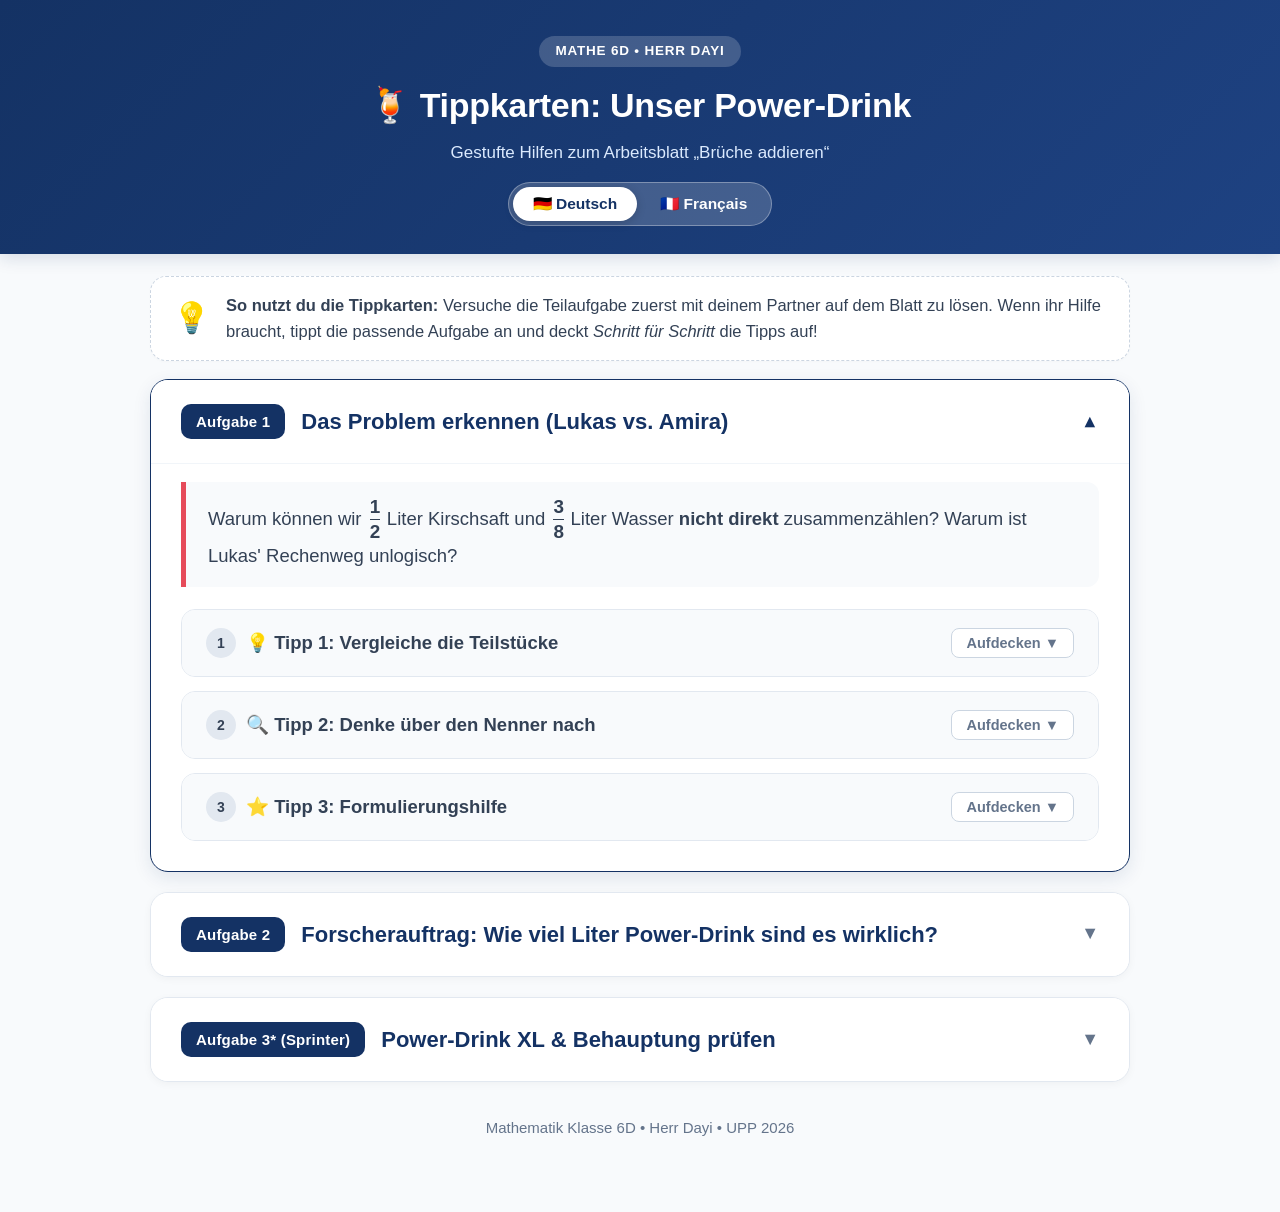
<file: index.html>
<!DOCTYPE html>
<html lang="de">
<head>
  <meta charset="UTF-8">
  <meta name="viewport" content="width=device-width, initial-scale=1.0">
  <title>Tippkarten / Fiches d'aide: Unser Power-Drink (6D)</title>
  <link rel="stylesheet" href="style.css?v=3">
</head>
<body class="lang-de">

  <!-- App Header mit Sprachumschalter -->
  <header class="app-header">
    <div class="header-inner">
      <span class="badge-tag">Mathe 6D &bull; Herr Dayi</span>
      
      <h1 class="lang-de">🍹 Tippkarten: Unser Power-Drink</h1>
      <h1 class="lang-fr">🍹 Fiches d'aide : Notre boisson énergisante</h1>
      
      <p class="header-subtitle lang-de">Gestufte Hilfen zum Arbeitsblatt &bdquo;Brüche addieren&ldquo;</p>
      <p class="header-subtitle lang-fr">Aides graduées pour la fiche &laquo;&thinsp;Additionner des fractions&thinsp;&raquo;</p>

      <!-- Sprachumschalter Button -->
      <div class="lang-toggle-wrap">
        <div class="lang-switch" role="group" aria-label="Sprachauswahl">
          <button class="lang-btn active" data-lang="de" title="Auf Deutsch anzeigen">🇩🇪 Deutsch</button>
          <button class="lang-btn" data-lang="fr" title="Afficher en français">🇫🇷 Français</button>
        </div>
      </div>
    </div>
  </header>

  <!-- Infoleiste -->
  <div class="info-banner">
    <div class="info-icon">💡</div>
    <div class="info-text lang-de">
      <strong>So nutzt du die Tippkarten:</strong> Versuche die Teilaufgabe zuerst mit deinem Partner auf dem Blatt zu lösen. Wenn ihr Hilfe braucht, tippt die passende Aufgabe an und deckt <em>Schritt für Schritt</em> die Tipps auf!
    </div>
    <div class="info-text lang-fr">
      <strong>Comment utiliser les fiches d'aide :</strong> Essaie d'abord de résoudre la question avec ton binôme sur la feuille. Si vous avez besoin d'aide, clique sur l'activité correspondante et découvre les indices <em>étape par étape</em> !
    </div>
  </div>

  <!-- Hauptbereich: Gestufte Hilfen -->
  <main class="container">

    <!-- AUFGABE 1 / ACTIVITÉ 1 -->
    <article class="task-card open" id="task-1">
      <div class="task-header">
        <div class="task-badge">
          <span class="lang-de">Aufgabe 1</span>
          <span class="lang-fr">Activité 1</span>
        </div>
        <h2 class="task-title">
          <span class="lang-de">Das Problem erkennen (Lukas vs. Amira)</span>
          <span class="lang-fr">Comprendre le problème (Lukas contre Amira)</span>
        </h2>
        <span class="task-arrow">▼</span>
      </div>
      <div class="task-body">
        <div class="task-question">
          <span class="lang-de">
            Warum können wir <span class="frac"><span class="num">1</span><span class="den">2</span></span>&thinsp;Liter Kirschsaft und <span class="frac"><span class="num">3</span><span class="den">8</span></span>&thinsp;Liter Wasser <strong>nicht direkt</strong> zusammenzählen? Warum ist Lukas' Rechenweg unlogisch?
          </span>
          <span class="lang-fr">
            Pourquoi ne pouvons-nous pas additionner <strong>directement</strong> <span class="frac"><span class="num">1</span><span class="den">2</span></span>&thinsp;litre de jus de cerise et <span class="frac"><span class="num">3</span><span class="den">8</span></span>&thinsp;litre d'eau ? Pourquoi le calcul de Lukas n'a-t-il pas de sens ?
          </span>
        </div>

        <div class="hint-list">
          <!-- Stufe 1 -->
          <div class="hint-item step-1">
            <button class="hint-btn">
              <span class="hint-label">
                <span class="step-num">1</span>
                <span class="lang-de">💡 Tipp 1: Vergleiche die Teilstücke</span>
                <span class="lang-fr">💡 Indice 1 : Compare les morceaux</span>
              </span>
              <span class="hint-state">Aufdecken ▼</span>
            </button>
            <div class="hint-box">
              <div class="lang-de">
                <p>Schaut euch die beiden Streifen an.</p>
                <ul>
                  <li>Wie viele gleich große Teile bilden den Kirschsaft?</li>
                  <li>Wie viele gleich große Teile bilden das Wasser?</li>
                  <li>Vergleicht <strong>ein halbes Stück</strong> mit <strong>einem Achtelstück</strong>.</li>
                </ul>
                <div class="hint-impuls">
                  👉 <strong>Sind die Teilstücke gleich groß? Was fällt euch auf?</strong>
                </div>
              </div>
              <div class="lang-fr">
                <p>Regardez les deux bandes.</p>
                <ul>
                  <li>Combien de parts égales forment le jus de cerise ?</li>
                  <li>Combien de parts égales forment l'eau ?</li>
                  <li>Comparez <strong>un demi-morceau</strong> avec <strong>un huitième de morceau</strong>.</li>
                </ul>
                <div class="hint-impuls">
                  👉 <strong>Les morceaux sont-ils de la même taille ? Que remarquez-vous ?</strong>
                </div>
              </div>
            </div>
          </div>

          <!-- Stufe 2 -->
          <div class="hint-item step-2">
            <button class="hint-btn">
              <span class="hint-label">
                <span class="step-num">2</span>
                <span class="lang-de">🔍 Tipp 2: Denke über den Nenner nach</span>
                <span class="lang-fr">🔍 Indice 2 : Réfléchis au dénominateur</span>
              </span>
              <span class="hint-state">Aufdecken ▼</span>
            </button>
            <div class="hint-box">
              <div class="lang-de">
                <p>Schaut auf die Zahlen <strong>2</strong> und <strong>8</strong>.</p>
                <ul>
                  <li>Was zeigt die Zahl unten (Nenner) im Bruch?</li>
                  <li>Welche Teilstücke sind größer: <strong>Hälften</strong> oder <strong>Achtel</strong>?</li>
                  <li>Warum kann man diese unterschiedlich großen Teilstücke nicht einfach als gleichartige Stücke zählen?</li>
                </ul>
                <div class="hint-impuls">
                  👉 <strong>Erklärt:</strong> Was ist das Problem bei Lukas' Rechnung <span class="frac"><span class="num">1</span><span class="den">2</span></span> + <span class="frac"><span class="num">3</span><span class="den">8</span></span> = <span class="frac"><span class="num">4</span><span class="den">10</span></span>?
                </div>
              </div>
              <div class="lang-fr">
                <p>Regardez les nombres <strong>2</strong> et <strong>8</strong>.</p>
                <ul>
                  <li>Que montre le nombre du bas (dénominateur) dans la fraction ?</li>
                  <li>Quels morceaux sont les plus grands : les <strong>demis</strong> ou les <strong>huitièmes</strong> ?</li>
                  <li>Pourquoi ne peut-on pas simplement compter ces morceaux de tailles différentes ensemble ?</li>
                </ul>
                <div class="hint-impuls">
                  👉 <strong>Expliquez :</strong> Quel est le problème dans le calcul de Lukas <span class="frac"><span class="num">1</span><span class="den">2</span></span> + <span class="frac"><span class="num">3</span><span class="den">8</span></span> = <span class="frac"><span class="num">4</span><span class="den">10</span></span> ?
                </div>
              </div>
            </div>
          </div>

          <!-- Stufe 3 -->
          <div class="hint-item step-3">
            <button class="hint-btn">
              <span class="hint-label">
                <span class="step-num">3</span>
                <span class="lang-de">⭐ Tipp 3: Formulierungshilfe</span>
                <span class="lang-fr">⭐ Indice 3 : Aide à la formulation</span>
              </span>
              <span class="hint-state">Aufdecken ▼</span>
            </button>
            <div class="hint-box">
              <div class="lang-de">
                <p>Beginnt eure Erklärung zum Beispiel so:</p>
                <ul>
                  <li><em>„Man kann <span class="frac"><span class="num">1</span><span class="den">2</span></span> und <span class="frac"><span class="num">3</span><span class="den">8</span></span> nicht direkt addieren, weil die Teilstücke …“</em></li>
                  <li><em>„Eine Hälfte und ein Achtel sind nicht gleich groß, deshalb …“</em></li>
                  <li><em>„Lukas' Rechnung ist nicht richtig, weil der Nenner …“</em></li>
                </ul>
                <div class="hint-impuls">
                  👉 Ergänzt die Sätze <strong>mit euren eigenen Worten</strong>.
                </div>
              </div>
              <div class="lang-fr">
                <p>Commencez votre explication par exemple ainsi :</p>
                <ul>
                  <li><em>« On ne peut pas additionner directement <span class="frac"><span class="num">1</span><span class="den">2</span></span> et <span class="frac"><span class="num">3</span><span class="den">8</span></span>, parce que les morceaux … »</em></li>
                  <li><em>« Un demi et un huitième n'ont pas la même taille, c'est pourquoi … »</em></li>
                  <li><em>« Le calcul de Lukas n'est pas correct, parce que le dénominateur … »</em></li>
                </ul>
                <div class="hint-impuls">
                  👉 Complétez les phrases <strong>avec vos propres mots</strong>.
                </div>
              </div>
            </div>
          </div>
        </div>
      </div>
    </article>

    <!-- AUFGABE 2 / ACTIVITÉ 2 -->
    <article class="task-card" id="task-2">
      <div class="task-header">
        <div class="task-badge">
          <span class="lang-de">Aufgabe 2</span>
          <span class="lang-fr">Activité 2</span>
        </div>
        <h2 class="task-title">
          <span class="lang-de">Forscherauftrag: Wie viel Liter Power-Drink sind es wirklich?</span>
          <span class="lang-fr">Mission de recherche : Combien de litres y a-t-il vraiment ?</span>
        </h2>
        <span class="task-arrow">▼</span>
      </div>
      <div class="task-body">
        <div class="task-question">
          <span class="lang-de">
            Findet mithilfe der Schablone heraus, wie ihr die beiden Mengen exakt zusammenzählen könnt. Dokumentiert euren Weg auf dem Wissensspeicher und beantwortet die Forscherfrage: <em>„Wie viel Liter ist in dem Krug?“</em>
          </span>
          <span class="lang-fr">
            À l'aide de la bande, trouvez comment additionner exactement les deux quantités. Notez votre démarche sur la fiche mémo et répondez à la question : <em>« Combien de litres y a-t-il dans le pichet ? »</em>
          </span>
        </div>

        <div class="hint-list">
          <!-- Stufe 1 -->
          <div class="hint-item step-1">
            <button class="hint-btn">
              <span class="hint-label">
                <span class="step-num">1</span>
                <span class="lang-de">💡 Tipp 1: Verfeinere die Einteilung</span>
                <span class="lang-fr">💡 Indice 1 : Affine le partage</span>
              </span>
              <span class="hint-state">Aufdecken ▼</span>
            </button>
            <div class="hint-box">
              <div class="lang-de">
                <p>Legt die transparente Schablone auf den roten Streifen.</p>
                <ul>
                  <li>In wie viele kleinere Stücke wird <strong>eine Hälfte</strong> geteilt?</li>
                  <li>Wie viele gleich große Teile hat der <strong>ganze Streifen</strong> danach?</li>
                </ul>
                <div class="hint-impuls">
                  👉 Zeichnet die neue Einteilung in euren Wissensspeicher ein.
                </div>
                <div class="hint-merke">
                  <strong>Merke:</strong> Jetzt habt ihr für beide Zutaten <strong>gleich große Teilstücke</strong>.
                </div>
              </div>
              <div class="lang-fr">
                <p>Posez le pochoir transparent sur la bande rouge.</p>
                <ul>
                  <li>En combien de morceaux plus petits <strong>un demi</strong> est-il partagé ?</li>
                  <li>Combien de parts égales la <strong>bande entière</strong> a-t-elle ensuite ?</li>
                </ul>
                <div class="hint-impuls">
                  👉 Dessinez le nouveau partage sur votre fiche mémo.
                </div>
                <div class="hint-merke">
                  <strong>À retenir :</strong> Vous avez maintenant des <strong>morceaux de même taille</strong> pour les deux ingrédients.
                </div>
              </div>
            </div>
          </div>

          <!-- Stufe 2 -->
          <div class="hint-item step-2">
            <button class="hint-btn">
              <span class="hint-label">
                <span class="step-num">2</span>
                <span class="lang-de">🔍 Tipp 2: Übertrage die Handlung in eine Rechnung</span>
                <span class="lang-fr">🔍 Indice 2 : Traduis l'action en calcul</span>
              </span>
              <span class="hint-state">Aufdecken ▼</span>
            </button>
            <div class="hint-box">
              <div class="lang-de">
                <p>Ihr habt gesehen:</p>
                <div class="math-highlight">
                  <span class="frac"><span class="num">1</span><span class="den">2</span></span> = <span class="frac"><span class="num">&square;</span><span class="den">8</span></span>
                </div>
                <p>Überlegt:</p>
                <ul>
                  <li>Von <strong>2</strong> auf <strong>8</strong> – mit welcher Zahl wurde der Nenner verändert?</li>
                  <li>Was müsst ihr dann mit dem Zähler machen?</li>
                </ul>
                <div class="hint-impuls">
                  👉 <strong>Ergänzt:</strong><br>
                  <div class="math-highlight" style="margin-top:8px;">
                    <span class="frac"><span class="num">1</span><span class="den">2</span></span> = 
                    <span class="frac"><span class="num">1 &middot; &square;</span><span class="den">2 &middot; &square;</span></span> = 
                    <span class="frac"><span class="num">&square;</span><span class="den">8</span></span>
                  </div>
                </div>
              </div>
              <div class="lang-fr">
                <p>Vous avez vu :</p>
                <div class="math-highlight">
                  <span class="frac"><span class="num">1</span><span class="den">2</span></span> = <span class="frac"><span class="num">&square;</span><span class="den">8</span></span>
                </div>
                <p>Réfléchissez :</p>
                <ul>
                  <li>De <strong>2</strong> à <strong>8</strong> – par quel nombre a-t-on multiplié le dénominateur ?</li>
                  <li>Que devez-vous faire ensuite avec le numérateur ?</li>
                </ul>
                <div class="hint-impuls">
                  👉 <strong>Complétez :</strong><br>
                  <div class="math-highlight" style="margin-top:8px;">
                    <span class="frac"><span class="num">1</span><span class="den">2</span></span> = 
                    <span class="frac"><span class="num">1 &middot; &square;</span><span class="den">2 &middot; &square;</span></span> = 
                    <span class="frac"><span class="num">&square;</span><span class="den">8</span></span>
                  </div>
                </div>
              </div>
            </div>
          </div>

          <!-- Stufe 3 -->
          <div class="hint-item step-3">
            <button class="hint-btn">
              <span class="hint-label">
                <span class="step-num">3</span>
                <span class="lang-de">⭐ Tipp 3: Jetzt könnt ihr addieren</span>
                <span class="lang-fr">⭐ Indice 3 : Maintenant tu peux additionner</span>
              </span>
              <span class="hint-state">Aufdecken ▼</span>
            </button>
            <div class="hint-box">
              <div class="lang-de">
                <p>Beide Brüche haben jetzt <strong>gleich große Teilstücke</strong>.</p>
                <div class="math-highlight">
                  <span class="frac"><span class="num">&square;</span><span class="den">8</span></span> + 
                  <span class="frac"><span class="num">3</span><span class="den">8</span></span> = 
                  <span class="frac"><span class="num">&square; + 3</span><span class="den">8</span></span> = 
                  <span class="frac"><span class="num">&square;</span><span class="den">8</span></span>
                </div>
                <div class="hint-impuls">
                  👉 Was verändert sich beim Addieren?<br>
                  👉 Was bleibt gleich?<br><br>
                  Vergleicht anschließend euer Ergebnis mit 
                  <span class="math-highlight" style="margin:4px 0; padding:4px 10px;">
                    <span class="frac"><span class="num">8</span><span class="den">8</span></span> = 1 Liter
                  </span>.
                </div>
                <div class="hint-notfall">
                  <strong>Notfallhilfe:</strong> Bei gleichnamigen Brüchen werden die <strong>Zähler addiert</strong>. Der <strong>Nenner bleibt gleich</strong>, weil die Größe der Teilstücke gleich bleibt.
                </div>
              </div>
              <div class="lang-fr">
                <p>Les deux fractions ont maintenant des <strong>morceaux de même taille</strong>.</p>
                <div class="math-highlight">
                  <span class="frac"><span class="num">&square;</span><span class="den">8</span></span> + 
                  <span class="frac"><span class="num">3</span><span class="den">8</span></span> = 
                  <span class="frac"><span class="num">&square; + 3</span><span class="den">8</span></span> = 
                  <span class="frac"><span class="num">&square;</span><span class="den">8</span></span>
                </div>
                <div class="hint-impuls">
                  👉 Qu'est-ce qui change lors de l'addition ?<br>
                  👉 Qu'est-ce qui reste pareil ?<br><br>
                  Comparez ensuite votre résultat avec 
                  <span class="math-highlight" style="margin:4px 0; padding:4px 10px;">
                    <span class="frac"><span class="num">8</span><span class="den">8</span></span> = 1 litre
                  </span>.
                </div>
                <div class="hint-notfall">
                  <strong>Coup de pouce :</strong> Pour les fractions de même dénominateur, on <strong>additionne les numérateurs</strong>. Le <strong>dénominateur reste le même</strong>, car la taille des morceaux ne change pas.
                </div>
              </div>
            </div>
          </div>
        </div>
      </div>
    </article>

    <!-- AUFGABE 3* (SPRINTER) / ACTIVITÉ 3* (BONUS) -->
    <article class="task-card" id="task-3-sprinter">
      <div class="task-header">
        <div class="task-badge">
          <span class="lang-de">Aufgabe 3* (Sprinter)</span>
          <span class="lang-fr">Activité 3* (Bonus)</span>
        </div>
        <h2 class="task-title">
          <span class="lang-de">Power-Drink XL &amp; Behauptung prüfen</span>
          <span class="lang-fr">Boisson XL &amp; vérifier l'affirmation</span>
        </h2>
        <span class="task-arrow">▼</span>
      </div>
      <div class="task-body">
        <div class="task-question">
          <span class="lang-de">
            Passt der Power-Drink XL (<span class="frac"><span class="num">1</span><span class="den">2</span></span> + <span class="frac"><span class="num">3</span><span class="den">8</span></span> + <span class="frac"><span class="num">1</span><span class="den">4</span></span> Liter) in den 1-Liter-Krug? Hat Lukas mit seiner Behauptung recht?
          </span>
          <span class="lang-fr">
            La boisson énergisante XL (<span class="frac"><span class="num">1</span><span class="den">2</span></span> + <span class="frac"><span class="num">3</span><span class="den">8</span></span> + <span class="frac"><span class="num">1</span><span class="den">4</span></span> litre) rentre-t-elle dans le pichet de 1 litre ? Lukas a-t-il raison ?
          </span>
        </div>

        <div class="hint-list">
          <!-- Stufe 1 -->
          <div class="hint-item step-1">
            <button class="hint-btn">
              <span class="hint-label">
                <span class="step-num">1</span>
                <span class="lang-de">💡 Tipp 1: Finde einen gemeinsamen Nenner</span>
                <span class="lang-fr">💡 Indice 1 : Trouve un dénominateur commun</span>
              </span>
              <span class="hint-state">Aufdecken ▼</span>
            </button>
            <div class="hint-box">
              <div class="lang-de">
                <p>Die Nenner sind:</p>
                <div class="math-highlight">2, &emsp; 8, &emsp; 4</div>
                <div class="hint-impuls">
                  👉 <strong>Welche Zahl eignet sich als gemeinsamer Nenner für alle drei Brüche?</strong>
                </div>
              </div>
              <div class="lang-fr">
                <p>Les dénominateurs sont :</p>
                <div class="math-highlight">2, &emsp; 8, &emsp; 4</div>
                <div class="hint-impuls">
                  👉 <strong>Quel nombre convient comme dénominateur commun pour les trois fractions ?</strong>
                </div>
              </div>
            </div>
          </div>

          <!-- Stufe 2 -->
          <div class="hint-item step-2">
            <button class="hint-btn">
              <span class="hint-label">
                <span class="step-num">2</span>
                <span class="lang-de">🔍 Tipp 2: Rechne mit Achteln</span>
                <span class="lang-fr">🔍 Indice 2 : Calcule en huitièmes</span>
              </span>
              <span class="hint-state">Aufdecken ▼</span>
            </button>
            <div class="hint-box">
              <div class="lang-de">
                <p>Bringe alle drei Brüche auf Achtel und addiere anschließend:</p>
                <div class="math-highlight">
                  <span class="frac"><span class="num">&square;</span><span class="den">8</span></span> + 
                  <span class="frac"><span class="num">3</span><span class="den">8</span></span> + 
                  <span class="frac"><span class="num">&square;</span><span class="den">8</span></span> = 
                  <span class="frac"><span class="num">&square;</span><span class="den">8</span></span>
                </div>
                <div class="hint-impuls">
                  👉 Vergleiche die Anzahl der Achtel mit 
                  <span class="math-highlight" style="margin:4px 0; padding:4px 10px;">
                    <span class="frac"><span class="num">8</span><span class="den">8</span></span> = 1
                  </span>.
                </div>
              </div>
              <div class="lang-fr">
                <p>Mets les trois fractions sur huitièmes, puis additionne :</p>
                <div class="math-highlight">
                  <span class="frac"><span class="num">&square;</span><span class="den">8</span></span> + 
                  <span class="frac"><span class="num">3</span><span class="den">8</span></span> + 
                  <span class="frac"><span class="num">&square;</span><span class="den">8</span></span> = 
                  <span class="frac"><span class="num">&square;</span><span class="den">8</span></span>
                </div>
                <div class="hint-impuls">
                  👉 Compare le nombre de huitièmes avec 
                  <span class="math-highlight" style="margin:4px 0; padding:4px 10px;">
                    <span class="frac"><span class="num">8</span><span class="den">8</span></span> = 1
                  </span>.
                </div>
              </div>
            </div>
          </div>

          <!-- Stufe 3 -->
          <div class="hint-item step-3">
            <button class="hint-btn">
              <span class="hint-label">
                <span class="step-num">3</span>
                <span class="lang-de">⭐ Tipp 3: Prüfe Lukas' Behauptung</span>
                <span class="lang-fr">⭐ Indice 3 : Vérifie l'affirmation de Lukas</span>
              </span>
              <span class="hint-state">Aufdecken ▼</span>
            </button>
            <div class="hint-box">
              <div class="lang-de">
                <p>Lukas behauptet, die Summe sei <strong>immer größer als 1</strong>.</p>
                <p>Du musst nicht alle Fälle untersuchen.</p>
                <div class="hint-impuls">
                  👉 Suche <strong>einen einzigen Fall</strong>, bei dem die Summe <strong>höchstens 1</strong> ist.
                </div>
                <p style="margin-top:10px;">Überlege dazu:</p>
                <p><strong>Welche positiven Zähler machen die drei Brüche möglichst klein?</strong></p>
                <p style="margin-top:6px; color:#475569;"><em>Schreibe anschließend die drei Brüche auf und rechne nach.</em></p>
              </div>
              <div class="lang-fr">
                <p>Lukas affirme que la somme est <strong>toujours supérieure à 1</strong>.</p>
                <p>Tu n'as pas besoin d'examiner tous les cas.</p>
                <div class="hint-impuls">
                  👉 Trouve <strong>un seul cas</strong> où la somme est <strong>au maximum 1</strong> (&le; 1).
                </div>
                <p style="margin-top:10px;">Réfléchis :</p>
                <p><strong>Quels numérateurs positifs rendent les trois fractions aussi petites que possible ?</strong></p>
                <p style="margin-top:6px; color:#475569;"><em>Écris ensuite les trois fractions et calcule.</em></p>
              </div>
            </div>
          </div>
        </div>
      </div>
    </article>

  </main>

  <!-- Footer -->
  <footer class="app-footer">
    <div>Mathematik Klasse 6D &bull; Herr Dayi &bull; UPP 2026</div>
  </footer>

  <script src="app.js"></script>
</body>
</html>
</file>
<file: style.css>
/* ==========================================================================
   Tippkarten: Unser Power-Drink (Klasse 6D)
   iPad- & Tablet-optimierte, barrierefreie & kognitiv reduzierte Gestaltung
   ========================================================================== */

:root {
  --primary: #143264;
  --primary-light: #eef4fc;
  --primary-hover: #1e4282;
  --accent-red: #e64b5a;
  --accent-blue: #3b9ee0;
  
  --step1-bg: #fffbeb;
  --step1-border: #fde68a;
  --step1-color: #b45309;

  --step2-bg: #eff6ff;
  --step2-border: #bfdbfe;
  --step2-color: #1d4ed8;

  --step3-bg: #ecfdf5;
  --step3-border: #a7f3d0;
  --step3-color: #047857;

  --bg: #f8fafc;
  --card-bg: #ffffff;
  --text-main: #1e293b;
  --text-muted: #64748b;
  --border: #e2e8f0;
  --radius: 16px;
}

* {
  box-sizing: border-box;
  margin: 0;
  padding: 0;
  -webkit-tap-highlight-color: transparent;
}

body {
  font-family: -apple-system, BlinkMacSystemFont, "Segoe UI", Roboto, Helvetica, Arial, sans-serif;
  background-color: var(--bg);
  color: var(--text-main);
  line-height: 1.55;
  font-size: 16.5px;
  padding-bottom: 48px;
  -webkit-font-smoothing: antialiased;
}

/* --- Header --- */
.app-header {
  background: linear-gradient(135deg, #143264 0%, #1e4282 100%);
  color: #ffffff;
  padding: 24px 20px 22px;
  text-align: center;
  box-shadow: 0 4px 16px rgba(20, 50, 100, 0.15);
}

.header-inner {
  max-width: 740px;
  margin: 0 auto;
}

.badge-tag {
  display: inline-block;
  background: rgba(255, 255, 255, 0.18);
  color: #ffffff;
  font-size: 12.5px;
  font-weight: 700;
  text-transform: uppercase;
  letter-spacing: 0.8px;
  padding: 4px 14px;
  border-radius: 20px;
  margin-bottom: 10px;
}

.app-header h1 {
  font-size: 24px;
  font-weight: 800;
  margin-bottom: 6px;
  letter-spacing: -0.3px;
}

.header-subtitle {
  font-size: 15px;
  color: #dbeafe;
  font-weight: 400;
}

/* --- Infobanner --- */
.info-banner {
  max-width: 740px;
  margin: 18px auto 14px;
  padding: 14px 18px;
  background: #ffffff;
  border: 1.5px dashed #cbd5e1;
  border-radius: 14px;
  display: flex;
  align-items: center;
  gap: 14px;
  font-size: 15px;
  color: #334155;
  width: calc(100% - 32px);
  box-shadow: 0 1px 3px rgba(0, 0, 0, 0.02);
}

.info-icon {
  font-size: 26px;
  flex-shrink: 0;
}

/* --- Container --- */
.container {
  max-width: 740px;
  margin: 0 auto;
  padding: 0 16px;
  display: flex;
  flex-direction: column;
  gap: 16px;
  width: 100%;
}

/* --- Aufgaben-Karten --- */
.task-card {
  background: var(--card-bg);
  border: 1.5px solid var(--border);
  border-radius: var(--radius);
  box-shadow: 0 2px 8px rgba(0, 0, 0, 0.04);
  overflow: hidden;
  transition: border-color 0.2s ease, box-shadow 0.2s ease;
}

.task-card:hover {
  border-color: #cbd5e1;
}

.task-card.open {
  border-color: var(--primary);
  box-shadow: 0 6px 18px rgba(20, 50, 100, 0.1);
}

.task-header {
  padding: 18px 20px;
  display: flex;
  align-items: center;
  gap: 14px;
  cursor: pointer;
  background: #ffffff;
  user-select: none;
  touch-action: manipulation;
}

.task-badge {
  background: var(--primary);
  color: #ffffff;
  font-size: 13.5px;
  font-weight: 800;
  padding: 5px 12px;
  border-radius: 8px;
  flex-shrink: 0;
  letter-spacing: 0.2px;
}

.task-title {
  font-size: 18px;
  font-weight: 700;
  color: var(--primary);
  flex-grow: 1;
  margin: 0;
  line-height: 1.35;
}

.task-arrow {
  font-size: 15px;
  color: var(--text-muted);
  transition: transform 0.25s ease;
  flex-shrink: 0;
}

.task-card.open .task-arrow {
  transform: rotate(180deg);
  color: var(--primary);
}

/* --- Body --- */
.task-body {
  display: none;
  padding: 0 20px 20px;
  border-top: 1px solid #f1f5f9;
}

.task-card.open .task-body {
  display: block;
}

.task-question {
  background: #f8fafc;
  border-left: 4px solid var(--accent-red);
  padding: 12px 16px;
  border-radius: 0 10px 10px 0;
  font-size: 16px;
  color: #334155;
  margin: 16px 0 18px;
  line-height: 1.55;
}

/* --- Gestufte Hilfen --- */
.hint-list {
  display: flex;
  flex-direction: column;
  gap: 12px;
}

.hint-item {
  border-radius: 12px;
  overflow: hidden;
  border: 1.5px solid #e2e8f0;
  transition: border-color 0.2s ease, background 0.2s ease;
}

.hint-btn {
  width: 100%;
  padding: 14px 18px;
  background: #f8fafc;
  border: none;
  display: flex;
  justify-content: space-between;
  align-items: center;
  font-size: 16px;
  font-weight: 700;
  color: #334155;
  cursor: pointer;
  text-align: left;
  transition: background 0.15s ease;
  touch-action: manipulation;
}

.hint-btn:active {
  filter: brightness(0.96);
}

.hint-label {
  display: flex;
  align-items: center;
  gap: 10px;
}

.step-num {
  width: 26px;
  height: 26px;
  border-radius: 50%;
  background: #e2e8f0;
  color: #334155;
  display: inline-flex;
  align-items: center;
  justify-content: center;
  font-size: 13px;
  font-weight: 800;
  flex-shrink: 0;
}

.hint-state {
  font-size: 13px;
  font-weight: 600;
  color: var(--text-muted);
  background: #ffffff;
  padding: 4px 10px;
  border-radius: 7px;
  border: 1px solid #cbd5e1;
  flex-shrink: 0;
  white-space: nowrap;
}

/* Farbdifferenzierung der Stufen */
.hint-item.step-1.open {
  border-color: var(--step1-border);
  background: var(--step1-bg);
}
.hint-item.step-1.open .hint-btn {
  background: var(--step1-bg);
  color: var(--step1-color);
}
.hint-item.step-1.open .step-num {
  background: var(--step1-color);
  color: #ffffff;
}

.hint-item.step-2.open {
  border-color: var(--step2-border);
  background: var(--step2-bg);
}
.hint-item.step-2.open .hint-btn {
  background: var(--step2-bg);
  color: var(--step2-color);
}
.hint-item.step-2.open .step-num {
  background: var(--step2-color);
  color: #ffffff;
}

.hint-item.step-3.open {
  border-color: var(--step3-border);
  background: var(--step3-bg);
}
.hint-item.step-3.open .hint-btn {
  background: var(--step3-bg);
  color: var(--step3-color);
}
.hint-item.step-3.open .step-num {
  background: var(--step3-color);
  color: #ffffff;
}

/* Box Content */
.hint-box {
  display: none;
  padding: 16px 22px 18px;
  font-size: 16px;
  line-height: 1.6;
  color: #1e293b;
  border-top: 1px solid rgba(0, 0, 0, 0.06);
}

.hint-box p {
  margin: 6px 0;
}

.hint-box ul {
  margin: 8px 0 10px 22px;
  padding: 0;
}

.hint-box li {
  margin-bottom: 6px;
  line-height: 1.5;
}

.hint-impuls {
  margin-top: 10px;
  padding: 9px 14px;
  background: rgba(255, 255, 255, 0.75);
  border-radius: 10px;
  border-left: 3.5px solid currentColor;
  font-weight: 500;
}

.hint-merke {
  margin-top: 10px;
  padding: 9px 13px;
  background: #fef3c7;
  border-left: 3.5px solid #d97706;
  border-radius: 8px;
  font-size: 0.95em;
  color: #92400e;
}

.hint-notfall {
  margin-top: 12px;
  padding: 9px 13px;
  background: #ecfdf5;
  border-left: 3.5px solid #059669;
  border-radius: 8px;
  font-size: 0.95em;
  color: #065f46;
}

.hint-item.open .hint-box {
  display: block;
}

.hint-item.open .hint-state {
  background: rgba(0, 0, 0, 0.05);
  border-color: transparent;
}

/* --- Brüche (CSS Frac) --- */
.frac {
  display: inline-flex;
  flex-direction: column;
  vertical-align: middle;
  text-align: center;
  padding: 0 3px;
  font-weight: 700;
  line-height: 1;
  font-size: 1.02em;
}

.frac .num {
  border-bottom: 1.8px solid currentColor;
  padding-bottom: 2px;
}

.frac .den {
  padding-top: 3px;
}

.math-highlight {
  background: #ffffff;
  border: 1.5px solid #cbd5e1;
  border-radius: 10px;
  padding: 9px 15px;
  margin: 10px 0;
  display: inline-block;
  font-size: 17.5px;
}

/* --- Footer --- */
.app-footer {
  text-align: center;
  padding: 28px 16px 10px;
  font-size: 14px;
  color: var(--text-muted);
}

/* --- Sprachumschalter (Deutsch / Français) --- */
.lang-toggle-wrap {
  display: flex;
  justify-content: center;
  margin-top: 16px;
}

.lang-switch {
  display: inline-flex;
  background: rgba(255, 255, 255, 0.18);
  padding: 4px;
  border-radius: 30px;
  border: 1px solid rgba(255, 255, 255, 0.32);
  gap: 3px;
}

.lang-btn {
  background: transparent;
  border: none;
  color: #ffffff;
  font-size: 14px;
  font-weight: 700;
  padding: 7px 16px;
  border-radius: 20px;
  cursor: pointer;
  transition: all 0.2s ease;
  display: inline-flex;
  align-items: center;
  gap: 6px;
  touch-action: manipulation;
}

.lang-btn:active {
  transform: scale(0.97);
}

.lang-btn.active {
  background: #ffffff;
  color: var(--primary);
  box-shadow: 0 2px 10px rgba(0, 0, 0, 0.18);
}

/* ==========================================================================
   TABLET & IPAD OPTIMIERUNG (min-width: 600px)
   Speziell abgestimmt auf alle iPad-Modelle (Mini, Standard 10.2", Air, Pro)
   und Split-View-Modi für Schüler-Tandems
   ========================================================================== */
@media (min-width: 600px) {
  body {
    font-size: 19px;
    padding-bottom: 60px;
  }

  .header-inner,
  .info-banner,
  .container {
    max-width: 900px;
    width: calc(100% - 40px);
  }

  .app-header {
    padding: 34px 28px 28px;
  }

  .badge-tag {
    font-size: 13.5px;
    padding: 5px 16px;
    margin-bottom: 12px;
  }

  .app-header h1 {
    font-size: 32px;
    margin-bottom: 8px;
  }

  .header-subtitle {
    font-size: 17px;
  }

  .lang-btn {
    font-size: 15.5px;
    padding: 8px 20px;
  }

  .info-banner {
    padding: 16px 22px;
    font-size: 16.5px;
    gap: 16px;
    border-radius: 16px;
    margin: 22px auto 18px;
  }

  .info-icon {
    font-size: 30px;
  }

  .container {
    gap: 20px;
    padding: 0;
  }

  .task-card {
    border-radius: 18px;
  }

  .task-header {
    padding: 22px 26px;
    gap: 16px;
  }

  .task-badge {
    font-size: 15px;
    padding: 6px 15px;
    border-radius: 10px;
  }

  .task-title {
    font-size: 21px;
  }

  .task-arrow {
    font-size: 18px;
  }

  .task-body {
    padding: 0 26px 26px;
  }

  .task-question {
    font-size: 18px;
    padding: 15px 20px;
    margin: 18px 0 22px;
    border-left-width: 5px;
    border-radius: 0 12px 12px 0;
  }

  .hint-list {
    gap: 14px;
  }

  .hint-item {
    border-radius: 14px;
  }

  .hint-btn {
    font-size: 18px;
    padding: 16px 22px;
  }

  .step-num {
    width: 30px;
    height: 30px;
    font-size: 14px;
  }

  .hint-state {
    font-size: 14.5px;
    padding: 6px 14px;
    border-radius: 8px;
  }

  .hint-box {
    font-size: 17.5px;
    line-height: 1.65;
    padding: 18px 26px 22px;
  }

  .math-highlight {
    font-size: 20px;
    padding: 10px 18px;
    border-radius: 12px;
    margin: 12px 0;
  }

  .app-footer {
    font-size: 15px;
    padding: 34px 16px 12px;
  }
}

/* ==========================================================================
   IPAD LANDSCAPE & DESKTOP (min-width: 1024px)
   ========================================================================== */
@media (min-width: 1024px) {
  .header-inner,
  .info-banner,
  .container {
    max-width: 980px;
    width: calc(100% - 64px);
  }

  .app-header h1 {
    font-size: 34px;
  }

  .task-header {
    padding: 24px 30px;
  }

  .task-title {
    font-size: 22px;
  }

  .task-body {
    padding: 0 30px 30px;
  }

  .task-question {
    font-size: 18.5px;
    padding: 16px 22px;
  }

  .hint-btn {
    font-size: 18.5px;
    padding: 18px 24px;
  }

  .hint-box {
    font-size: 18px;
    padding: 20px 28px 24px;
  }
}

/* Sichtbarkeitsregeln für zweisprachige Elemente */
body.lang-de .lang-fr {
  display: none !important;
}

body.lang-fr .lang-de {
  display: none !important;
}
</file>
